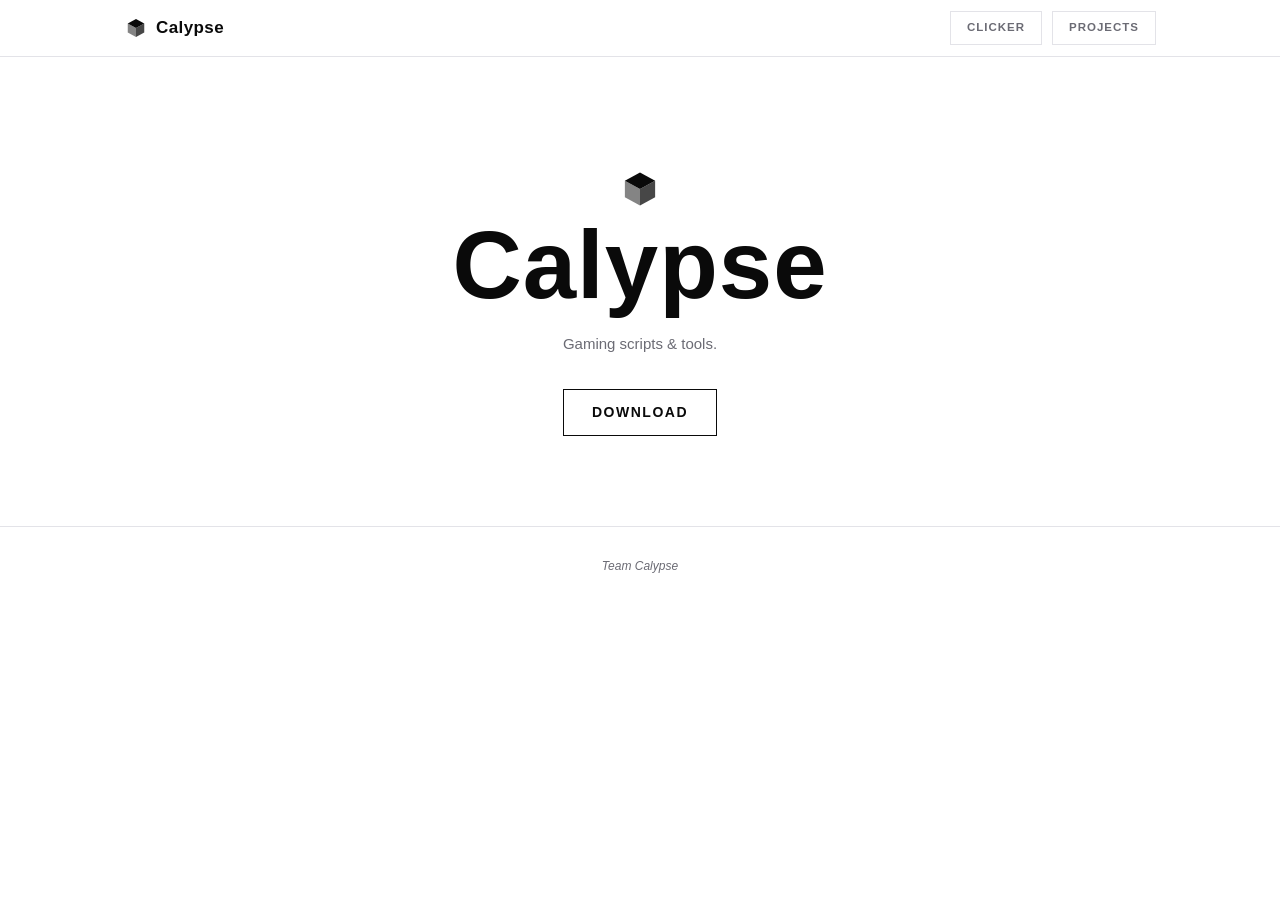
<file: index.html>
<!DOCTYPE html>
<html lang="en">
<head>
<meta charset="UTF-8">
<meta name="viewport" content="width=device-width, initial-scale=1.0">
<title>Calypse</title>
<meta name="description" content="Calypse: gaming scripts and tools. First out: Calypse Clicker, a humanized auto clicker with multiple keybind profiles.">
<link rel="icon" href="data:image/svg+xml,%3Csvg xmlns='http://www.w3.org/2000/svg' viewBox='0 0 32 32'%3E%3Cpolygon points='16,4 27,10 16,16 5,10' fill='%230a0a0a'/%3E%3Cpolygon points='5,10 16,16 16,28 5,22' fill='%230a0a0a' opacity='0.5'/%3E%3Cpolygon points='27,10 16,16 16,28 27,22' fill='%230a0a0a' opacity='0.75'/%3E%3C/svg%3E">
<link rel="stylesheet" href="style.css">
</head>
<body>

<header class="site-header">
  <div class="wrap header-inner" style="justify-content: space-between;">
    <a class="brand" href="#top">
      <svg class="brand-gem" viewBox="0 0 32 32" width="24" height="24" aria-hidden="true">
        <polygon points="16,4 27,10 16,16 5,10" fill="var(--text)"/>
        <polygon points="5,10 16,16 16,28 5,22" fill="var(--text)" opacity="0.5"/>
        <polygon points="27,10 16,16 16,28 27,22" fill="var(--text)" opacity="0.75"/>
      </svg>
      <span>Calypse</span>
    </a>
    <nav class="nav">
      <a class="btn btn-ghost btn-small" href="clicker.html">Clicker</a>
      <a class="btn btn-ghost btn-small" href="Projects.html">Projects</a>
    </nav>
  </div>
</header>

<main id="top">

  <section class="hero wrap">
    <svg class="hero-gem" viewBox="0 0 32 32" width="44" height="44" aria-hidden="true">
      <polygon points="16,4 27,10 16,16 5,10" fill="var(--text)"/>
      <polygon points="5,10 16,16 16,28 5,22" fill="var(--text)" opacity="0.5"/>
      <polygon points="27,10 16,16 16,28 27,22" fill="var(--text)" opacity="0.75"/>
    </svg>
    <h1 class="wordmark">Calypse</h1>
    <p class="tagline">Gaming scripts &amp; tools.</p>
    <a class="btn btn-primary" href="https://github.com/Bobbandus/calypse/releases/latest" target="_blank" rel="noopener">Download</a>
  </section>

</main>

<footer class="site-footer">
  <p class="watermark">Team Calypse</p>
</footer>

<script src="script.js"></script>
</body>
</html>
</file>
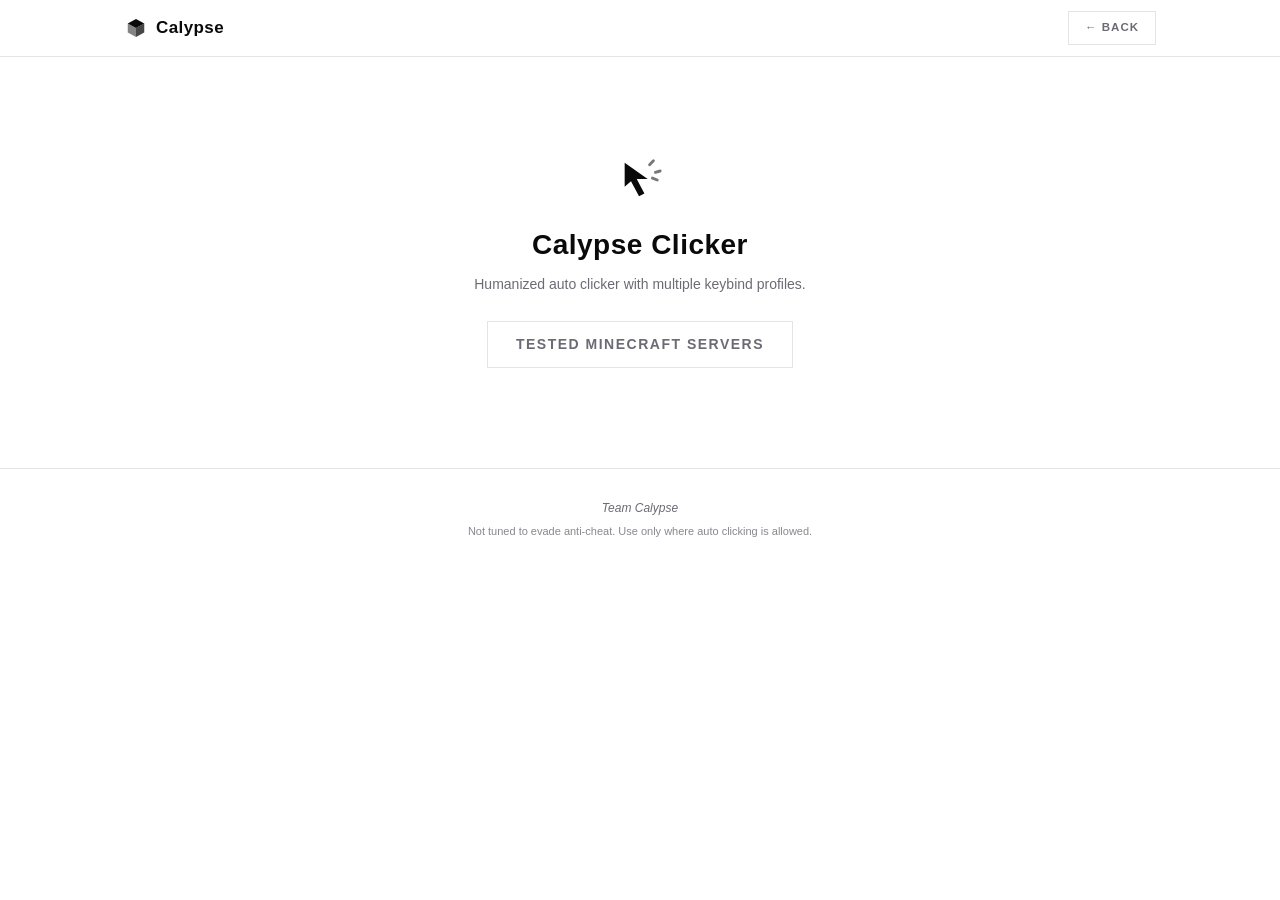
<file: clicker.html>
<!DOCTYPE html>
<html lang="en">
<head>
<meta charset="UTF-8">
<meta name="viewport" content="width=device-width, initial-scale=1.0">
<title>Calypse Clicker</title>
<meta name="description" content="Calypse Clicker: humanized auto clicker with multiple keybind profiles.">
<link rel="icon" href="data:image/svg+xml,%3Csvg xmlns='http://www.w3.org/2000/svg' viewBox='0 0 32 32'%3E%3Cpolygon points='16,4 27,10 16,16 5,10' fill='%230a0a0a'/%3E%3Cpolygon points='5,10 16,16 16,28 5,22' fill='%230a0a0a' opacity='0.5'/%3E%3Cpolygon points='27,10 16,16 16,28 27,22' fill='%230a0a0a' opacity='0.75'/%3E%3C/svg%3E">
<link rel="stylesheet" href="style.css">
</head>
<body>

<header class="site-header">
  <div class="wrap header-inner" style="justify-content: space-between;">
    <a class="brand" href="index.html">
      <svg class="brand-gem" viewBox="0 0 32 32" width="24" height="24" aria-hidden="true">
        <polygon points="16,4 27,10 16,16 5,10" fill="var(--text)"/>
        <polygon points="5,10 16,16 16,28 5,22" fill="var(--text)" opacity="0.5"/>
        <polygon points="27,10 16,16 16,28 27,22" fill="var(--text)" opacity="0.75"/>
      </svg>
      <span>Calypse</span>
    </a>
    <a class="btn btn-ghost btn-small" href="index.html">&larr; Back</a>
  </div>
</header>

<main>
  <section class="app-page">
    <svg class="app-page-icon" viewBox="0 0 24 24" width="46" height="46" fill="none" aria-hidden="true">
      <polygon points="4,3 4,15.5 7.3,12.7 11.5,20.5 14.3,19 10.3,11.5 16,11.5" fill="var(--text)"/>
      <path d="M17,4 19,2 M20,8 22.5,7.3 M18.5,11 21,12" stroke="var(--text)" stroke-width="1.5" stroke-linecap="round" opacity="0.55"/>
    </svg>
    <h2>Calypse Clicker</h2>
    <p class="desc">Humanized auto clicker with multiple keybind profiles.</p>
    <a class="btn btn-ghost" href="servers.html">Tested Minecraft Servers</a>
  </section>
</main>

<footer class="site-footer">
  <p class="watermark">Team Calypse</p>
  <p class="fineprint">Not tuned to evade anti-cheat. Use only where auto clicking is allowed.</p>
</footer>

<script src="script.js"></script>
</body>
</html>
</file>
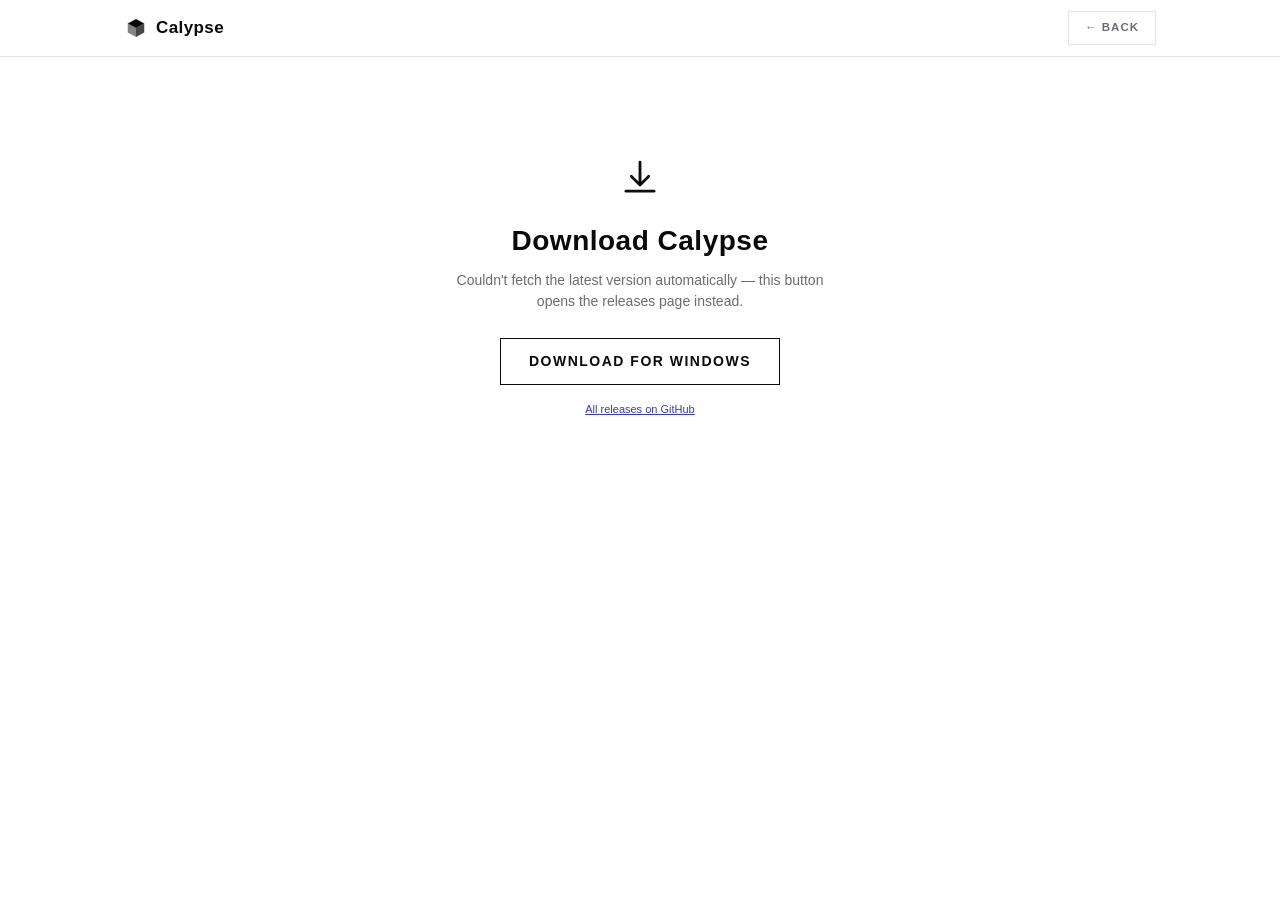
<file: download.html>
<!DOCTYPE html>
<html lang="en">
<head>
<meta charset="UTF-8">
<meta name="viewport" content="width=device-width, initial-scale=1.0">
<title>Download — Calypse</title>
<meta name="description" content="Download the latest Calypse installer for Windows.">
<link rel="icon" href="data:image/svg+xml,%3Csvg xmlns='http://www.w3.org/2000/svg' viewBox='0 0 32 32'%3E%3Cpolygon points='16,4 27,10 16,16 5,10' fill='%230a0a0a'/%3E%3Cpolygon points='5,10 16,16 16,28 5,22' fill='%230a0a0a' opacity='0.5'/%3E%3Cpolygon points='27,10 16,16 16,28 27,22' fill='%230a0a0a' opacity='0.75'/%3E%3C/svg%3E">
<link rel="stylesheet" href="style.css">
</head>
<body>

<header class="site-header">
  <div class="wrap header-inner" style="justify-content: space-between;">
    <a class="brand" href="index.html">
      <svg class="brand-gem" viewBox="0 0 32 32" width="24" height="24" aria-hidden="true">
        <polygon points="16,4 27,10 16,16 5,10" fill="var(--text)"/>
        <polygon points="5,10 16,16 16,28 5,22" fill="var(--text)" opacity="0.5"/>
        <polygon points="27,10 16,16 16,28 27,22" fill="var(--text)" opacity="0.75"/>
      </svg>
      <span>Calypse</span>
    </a>
    <a class="btn btn-ghost btn-small" href="index.html">&larr; Back</a>
  </div>
</header>

<main>
  <section class="app-page">
    <svg class="app-page-icon" viewBox="0 0 24 24" width="42" height="42" fill="none" aria-hidden="true">
      <path d="M12 3v13M12 16l-5-5M12 16l5-5" stroke="var(--text)" stroke-width="1.6" stroke-linecap="round" stroke-linejoin="round"/>
      <path d="M4 19.5h16" stroke="var(--text)" stroke-width="1.6" stroke-linecap="round"/>
    </svg>
    <h2>Download Calypse</h2>
    <p class="desc" id="download-desc">Fetching the latest version…</p>
    <a class="btn btn-primary" id="download-btn" href="https://github.com/Bobbandus/calypse/releases/latest">Download for Windows</a>
    <p class="fineprint" style="margin-top: 16px;">
      <a href="https://github.com/Bobbandus/calypse/releases" target="_blank" rel="noopener">All releases on GitHub</a>
    </p>
  </section>
</main>

<script src="script.js"></script>
<script src="download.js"></script>
</body>
</html>
</file>
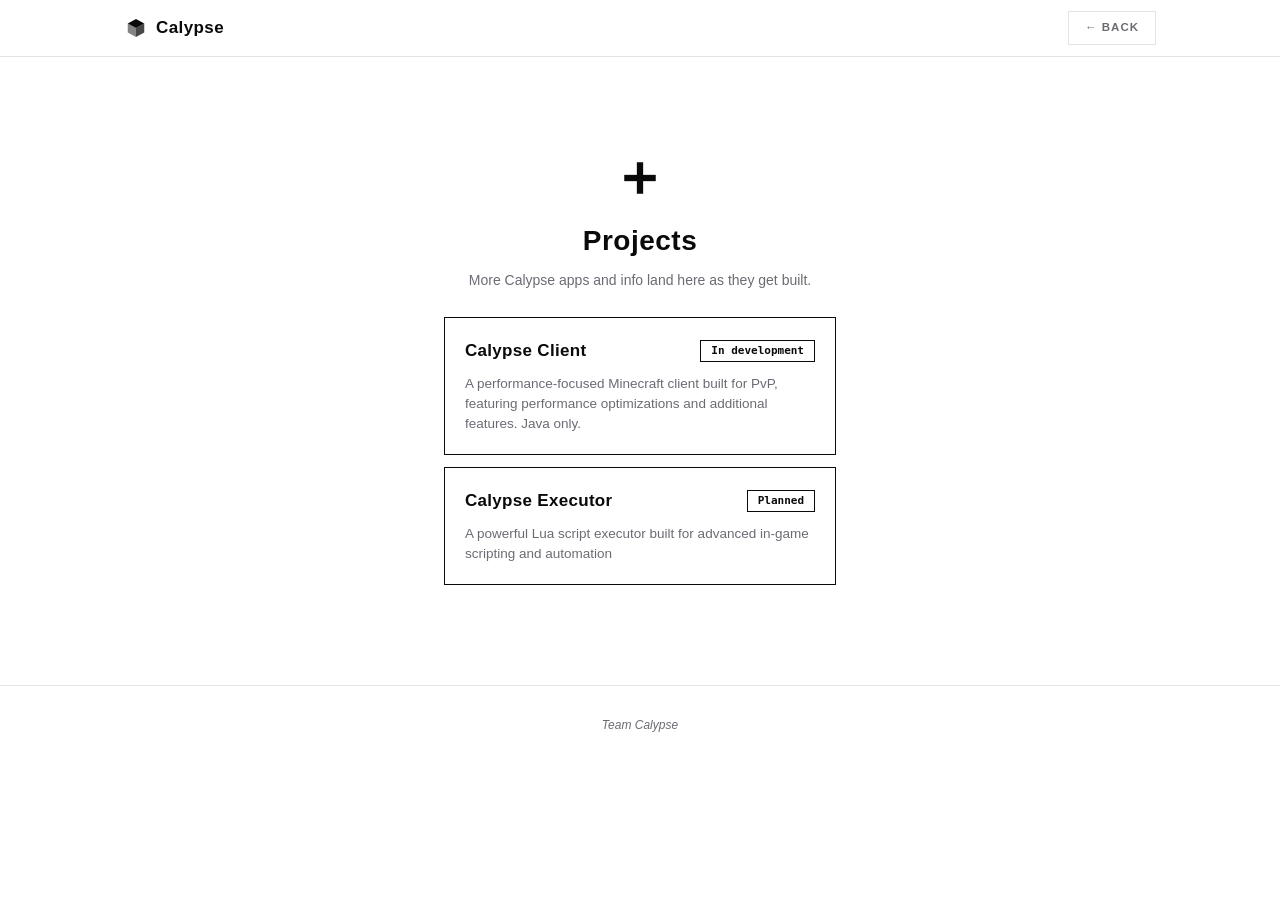
<file: Projects.html>
<!DOCTYPE html>
<html lang="en">
<head>
<meta charset="UTF-8">
<meta name="viewport" content="width=device-width, initial-scale=1.0">
<title>Projects — Calypse</title>
<meta name="description" content="More Calypse apps and info, as they get built.">
<link rel="icon" href="data:image/svg+xml,%3Csvg xmlns='http://www.w3.org/2000/svg' viewBox='0 0 32 32'%3E%3Cpolygon points='16,4 27,10 16,16 5,10' fill='%230a0a0a'/%3E%3Cpolygon points='5,10 16,16 16,28 5,22' fill='%230a0a0a' opacity='0.5'/%3E%3Cpolygon points='27,10 16,16 16,28 27,22' fill='%230a0a0a' opacity='0.75'/%3E%3C/svg%3E">
<link rel="stylesheet" href="style.css">
</head>
<body>

<header class="site-header">
  <div class="wrap header-inner" style="justify-content: space-between;">
    <a class="brand" href="index.html">
      <svg class="brand-gem" viewBox="0 0 32 32" width="24" height="24" aria-hidden="true">
        <polygon points="16,4 27,10 16,16 5,10" fill="var(--text)"/>
        <polygon points="5,10 16,16 16,28 5,22" fill="var(--text)" opacity="0.5"/>
        <polygon points="27,10 16,16 16,28 27,22" fill="var(--text)" opacity="0.75"/>
      </svg>
      <span>Calypse</span>
    </a>
    <a class="btn btn-ghost btn-small" href="index.html">&larr; Back</a>
  </div>
</header>

<main>
  <section class="app-page">
    <svg class="app-page-icon" viewBox="0 0 24 24" width="42" height="42" aria-hidden="true">
      <rect x="10.2" y="3" width="3.6" height="18" fill="var(--text)"/>
      <rect x="3" y="10.2" width="18" height="3.6" fill="var(--text)"/>
    </svg>
    <h2>Projects</h2>
    <p class="desc">More Calypse apps and info land here as they get built.</p>

    <div class="project-list">
      <div class="project-entry">
        <div class="project-entry-head">
          <h3>Calypse Client</h3>
          <span class="status-badge">In development</span>
        </div>
        <p>A performance-focused Minecraft client built for PvP, featuring performance optimizations and additional features. Java only.</p>
      </div>

      <div class="project-entry">
        <div class="project-entry-head">
          <h3>Calypse Executor</h3>
          <span class="status-badge">Planned</span>
        </div>
        <p>A powerful Lua script executor built for advanced in-game scripting and automation </p>
      </div>
    </div>
  </section>
</main>

<footer class="site-footer">
  <p class="watermark">Team Calypse</p>
</footer>

<script src="script.js"></script>
</body>
</html>
</file>
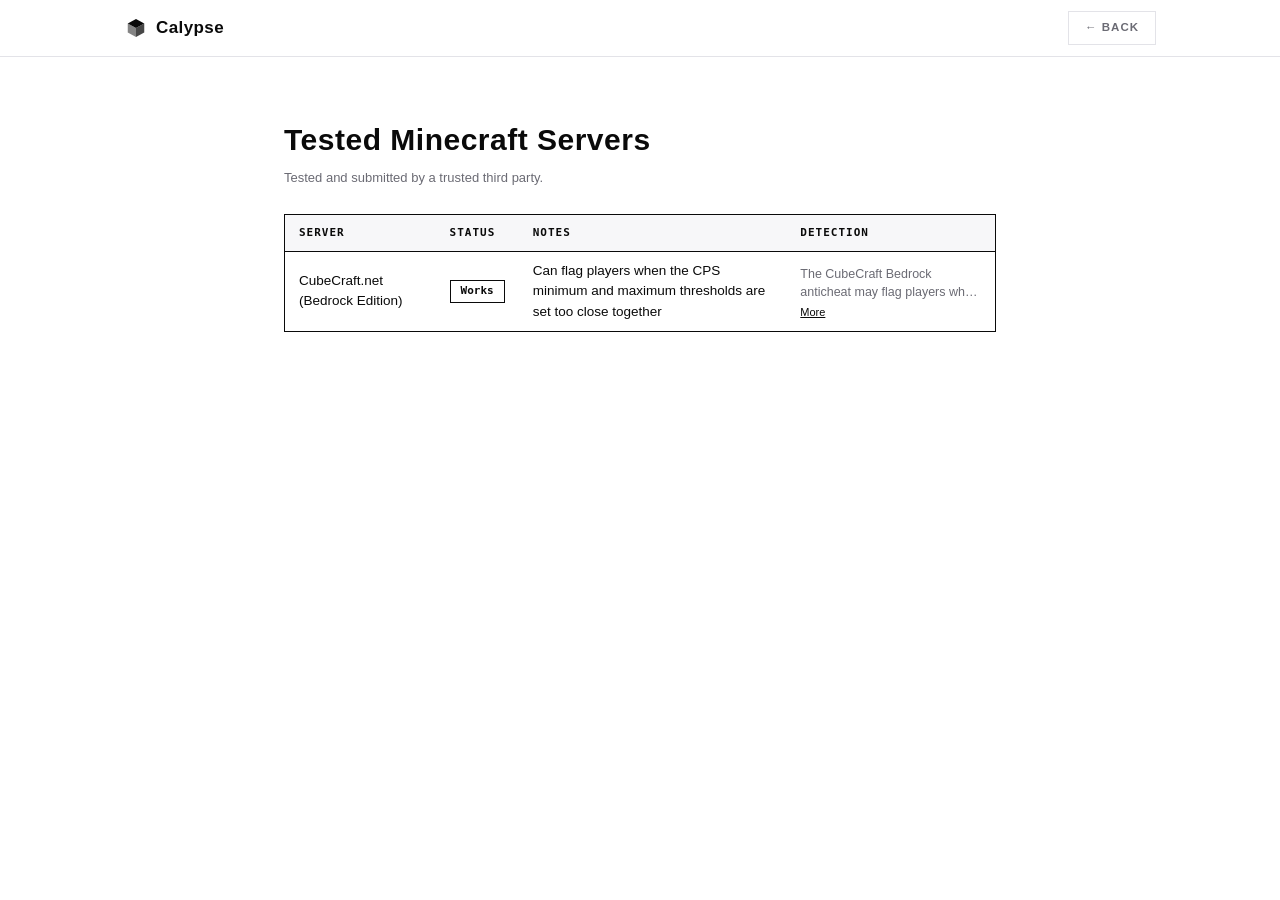
<file: servers.html>
<!DOCTYPE html>
<html lang="en">
<head>
<meta charset="UTF-8">
<meta name="viewport" content="width=device-width, initial-scale=1.0">
<title>Tested Minecraft Servers — Calypse</title>
<meta name="description" content="Minecraft servers tested and submitted by a trusted third party.">
<link rel="icon" href="data:image/svg+xml,%3Csvg xmlns='http://www.w3.org/2000/svg' viewBox='0 0 32 32'%3E%3Cpolygon points='16,4 27,10 16,16 5,10' fill='%230a0a0a'/%3E%3Cpolygon points='5,10 16,16 16,28 5,22' fill='%230a0a0a' opacity='0.5'/%3E%3Cpolygon points='27,10 16,16 16,28 27,22' fill='%230a0a0a' opacity='0.75'/%3E%3C/svg%3E">
<link rel="stylesheet" href="style.css">
</head>
<body>

<header class="site-header">
  <div class="wrap header-inner" style="justify-content: space-between;">
    <a class="brand" href="index.html">
      <svg class="brand-gem" viewBox="0 0 32 32" width="24" height="24" aria-hidden="true">
        <polygon points="16,4 27,10 16,16 5,10" fill="var(--text)"/>
        <polygon points="5,10 16,16 16,28 5,22" fill="var(--text)" opacity="0.5"/>
        <polygon points="27,10 16,16 16,28 27,22" fill="var(--text)" opacity="0.75"/>
      </svg>
      <span>Calypse</span>
    </a>
    <a class="btn btn-ghost btn-small" href="clicker.html">&larr; Back</a>
  </div>
</header>

<main class="wrap sheet-page">
  <h1>Tested Minecraft Servers</h1>
  <p class="hint">Tested and submitted by a trusted third party.</p>

  <div class="sheet-wrap">
    <table class="sheet">
      <thead>
        <tr>
          <th>Server</th>
          <th>Status</th>
          <th>Notes</th>
          <th>Detection</th>
        </tr>
      </thead>
      <tbody id="sheet-body">
        <tr><td colspan="4">Loading…</td></tr>
      </tbody>
    </table>
  </div>
</main>

<script src="script.js"></script>
<script src="servers.js"></script>
</body>
</html>
</file>
<file: style.css>
:root {
  --bg: #ffffff;
  --text: #0a0a0a;
  --muted: #6b6b74;
  --border: #0a0a0a;
  --border-soft: #e3e3e8;
  --panel: #f7f7f9;
  --panel-alt: #eeeef1;
  --panel-hover: #e4e4e8;
  --radius: 0px;
  --font-heading: "Segoe UI Semibold", "Segoe UI", -apple-system, sans-serif;
}

* { box-sizing: border-box; }

html { scroll-behavior: smooth; }

body {
  margin: 0;
  background: var(--bg);
  color: var(--text);
  font-family: "Segoe UI", -apple-system, BlinkMacSystemFont, Roboto, Helvetica, Arial, sans-serif;
  line-height: 1.5;
}

.wrap {
  max-width: 1080px;
  margin: 0 auto;
  padding: 0 24px;
}

/* Header */
.site-header {
  position: sticky;
  top: 0;
  z-index: 20;
  background: var(--bg);
  border-bottom: 1px solid var(--border-soft);
}

.header-inner {
  display: flex;
  align-items: center;
  height: 56px;
}

.brand {
  display: flex;
  align-items: center;
  gap: 8px;
  color: var(--text);
  text-decoration: none;
  font-family: var(--font-heading);
  font-weight: 700;
  font-size: 17px;
  letter-spacing: 0.4px;
}

.nav {
  display: flex;
  align-items: center;
  gap: 10px;
}

/* Buttons: square, black stroke */
.btn {
  display: inline-flex;
  align-items: center;
  justify-content: center;
  padding: 12px 28px;
  border-radius: var(--radius);
  font-family: var(--font-heading);
  font-weight: 600;
  font-size: 14px;
  letter-spacing: 1.5px;
  text-transform: uppercase;
  text-decoration: none;
  border: 1.5px solid var(--border);
  background: var(--bg);
  color: var(--text);
  transition: background 0.12s ease, color 0.12s ease;
}

.btn-primary:hover {
  background: var(--text);
  color: var(--bg);
}

.btn-ghost {
  color: var(--muted);
  border-color: var(--border-soft);
}

.btn-ghost:hover {
  color: var(--text);
  border-color: var(--border);
}

.btn-small {
  padding: 7px 16px;
  font-size: 11.5px;
  letter-spacing: 1px;
}

/* Hero */
.hero {
  text-align: center;
  padding: 110px 24px 90px;
  display: flex;
  flex-direction: column;
  align-items: center;
}

.hero-gem { margin-bottom: 20px; }

.wordmark {
  font-family: var(--font-heading);
  font-weight: 700;
  font-size: clamp(52px, 11vw, 96px);
  letter-spacing: 1px;
  /* This font's line box reserves ~33px more space above the cap-height
     than the glyphs actually use (measured via canvas actualBoundingBox*
     vs the font's natural ascent/descent) — without this, the wordmark
     visually sits far from the gem icon above it despite a normal margin. */
  margin: -0.15em 0 20px;
  line-height: 1;
}

.tagline {
  color: var(--muted);
  font-size: 15px;
  margin: 0 0 34px;
}

/* Generic single-app page (clicker.html, Projects.html, ...) */
.app-page {
  max-width: 440px;
  margin: 0 auto;
  padding: 100px 24px;
  text-align: center;
}

.app-page-icon { margin-bottom: 14px; }

.app-page h2 {
  font-family: var(--font-heading);
  font-weight: 700;
  letter-spacing: 0.5px;
  margin: 0 0 8px;
  font-size: 28px;
}

.app-page .desc {
  color: var(--muted);
  font-size: 14px;
  margin: 0 0 26px;
}

.project-list {
  text-align: left;
  display: flex;
  flex-direction: column;
  gap: 12px;
}

.project-entry {
  border: 1.5px solid var(--border);
  padding: 20px;
}

.project-entry-head {
  display: flex;
  align-items: center;
  justify-content: space-between;
  gap: 12px;
  margin-bottom: 10px;
}

.project-entry h3 {
  font-family: var(--font-heading);
  font-weight: 700;
  letter-spacing: 0.3px;
  margin: 0;
  font-size: 17px;
}

.project-entry p {
  color: var(--muted);
  font-size: 13.5px;
  margin: 0;
}

/* Footer */
.site-footer {
  text-align: center;
  padding: 30px 24px 44px;
  border-top: 1px solid var(--border-soft);
}

.watermark {
  margin: 0;
  color: var(--muted);
  font-size: 12px;
  font-style: italic;
}

.fineprint {
  margin: 6px 0 0;
  color: var(--muted);
  font-size: 11px;
  opacity: 0.8;
}

/* Spreadsheet page */
.sheet-page {
  padding: 60px 24px 90px;
  max-width: 760px;
}

.sheet-page h1 {
  font-family: var(--font-heading);
  font-weight: 700;
  letter-spacing: 0.5px;
  margin: 0 0 6px;
  font-size: 30px;
}

.hint {
  color: var(--muted);
  font-size: 13px;
  margin: 0 0 26px;
  max-width: 520px;
}

.sheet-wrap {
  border: 1.5px solid var(--border);
  border-radius: var(--radius);
  overflow: hidden;
  margin-bottom: 18px;
  overflow-x: auto;
}

table.sheet {
  width: 100%;
  border-collapse: collapse;
  background: var(--bg);
}

table.sheet th {
  text-align: left;
  font-family: "Cascadia Code", "Consolas", monospace;
  font-size: 11px;
  text-transform: uppercase;
  letter-spacing: 1px;
  color: var(--text);
  background: var(--panel);
  padding: 10px 14px;
  border-bottom: 1.5px solid var(--border);
  white-space: nowrap;
}

table.sheet td {
  padding: 9px 14px;
  border-bottom: 1px solid var(--border-soft);
  font-size: 13.5px;
  color: var(--text);
  vertical-align: middle;
}

table.sheet tr:last-child td { border-bottom: none; }

.status-badge {
  display: inline-block;
  padding: 2px 10px;
  border-radius: var(--radius);
  font-size: 11px;
  font-weight: 700;
  font-family: "Cascadia Code", "Consolas", monospace;
  border: 1px solid var(--border);
  color: var(--text);
}

.detect-cell {
  max-width: 260px;
  min-width: 180px;
}

.detect-text {
  display: -webkit-box;
  -webkit-line-clamp: 2;
  -webkit-box-orient: vertical;
  overflow: hidden;
  color: var(--muted);
  font-size: 12.5px;
  line-height: 1.45;
}

.detect-cell.is-expanded .detect-text {
  -webkit-line-clamp: unset;
  overflow: visible;
}

.detect-toggle {
  display: block;
  margin-top: 4px;
  background: none;
  border: none;
  padding: 0;
  color: var(--text);
  text-decoration: underline;
  font-size: 11px;
  cursor: pointer;
}
</file>
